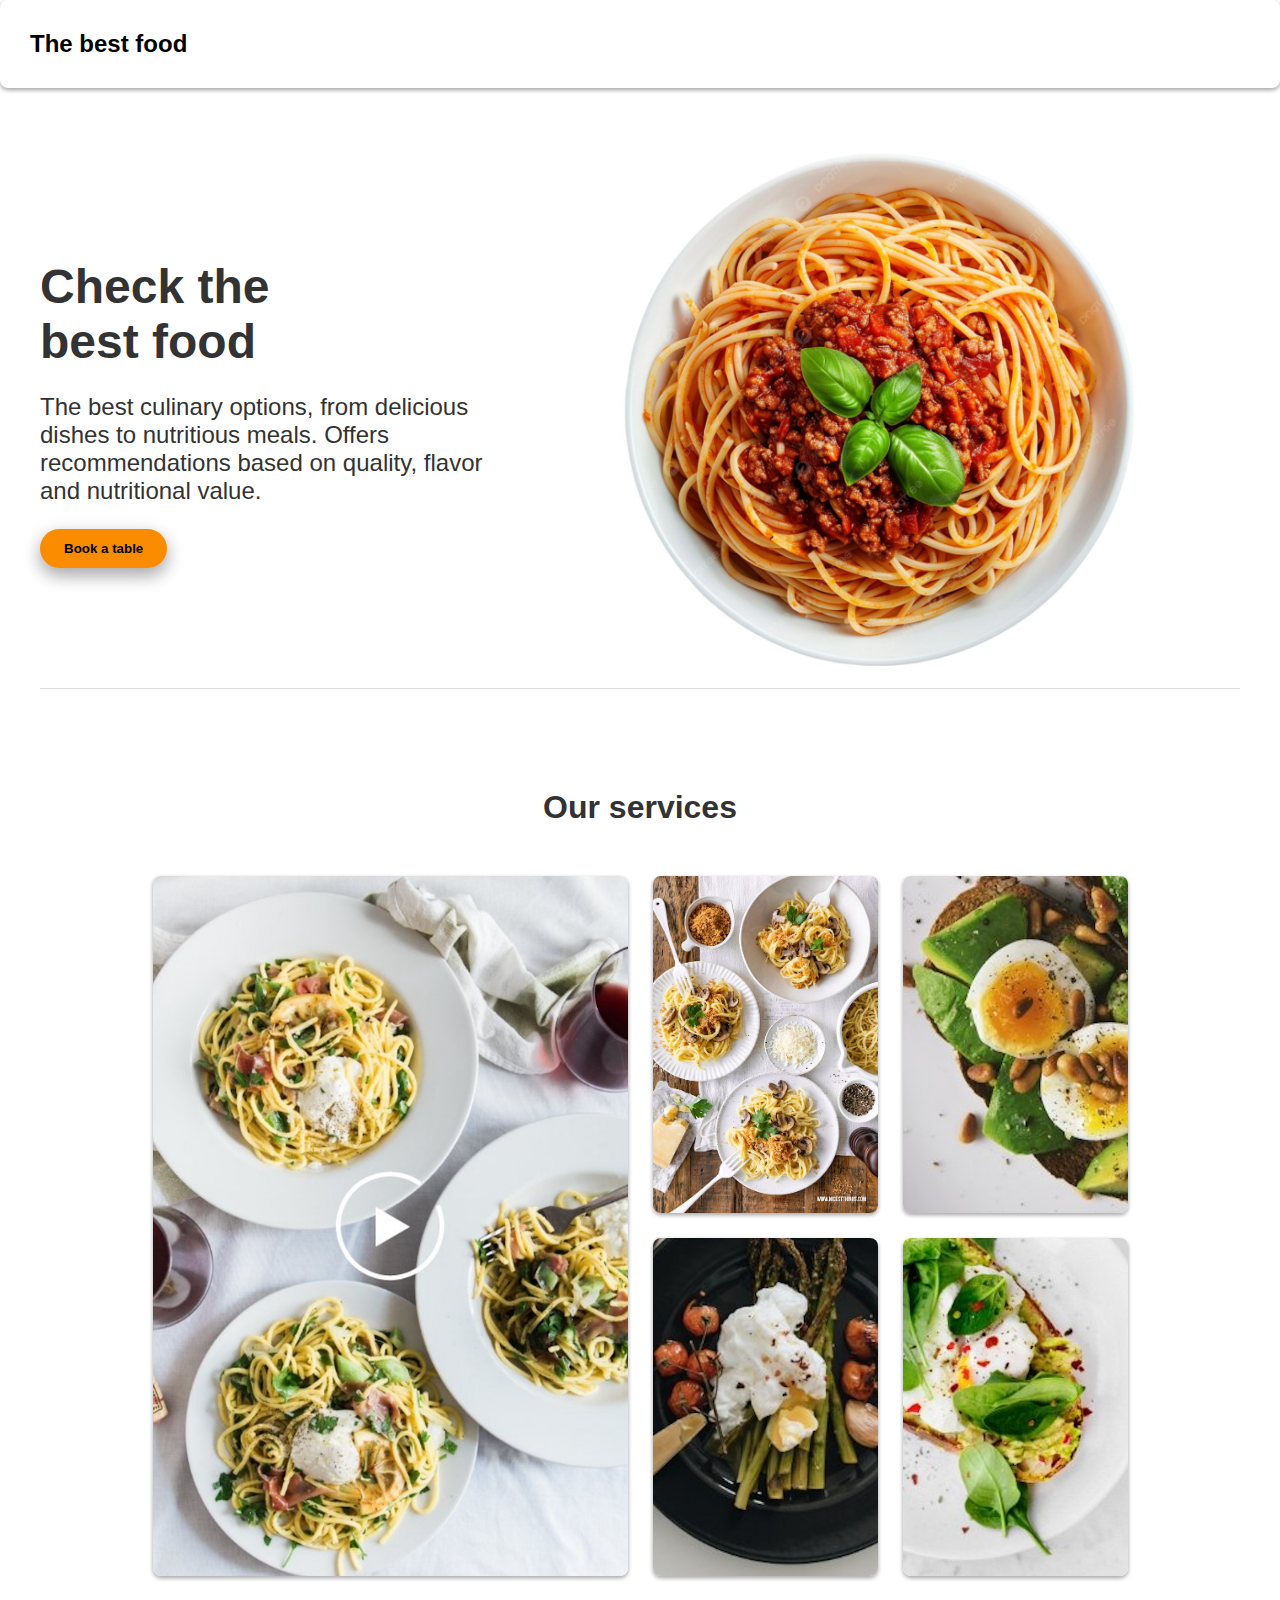
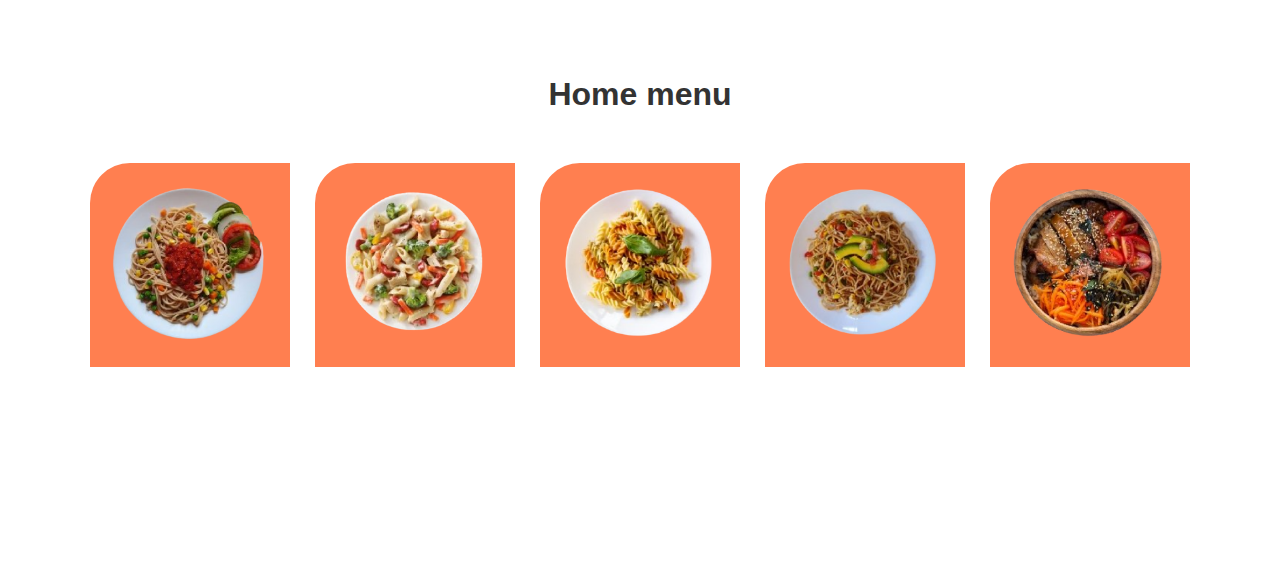
<file: index.html>
<!DOCTYPE html>
<html lang="en">
<head>
    <meta charset="UTF-8">
    <meta name="viewport" content="width=device-width, initial-scale=1.0">
    <title>Document</title>
    <link rel="stylesheet" href="css/style.css">
</head>
<body>
    <nav>
        <div class="nav">
            <h2 class="info-titl">The best food</h2>

        </div>
    </nav>
    <main>
        <section class="hero">
            <div class="info">
                <h1 class="info-title">Check the<br>best food</h1>
                <p class="info-subtitle">The best culinary options, from delicious dishes to nutritious meals. Offers recommendations based on quality, flavor and nutritional value.</p>
                <button class="info-button">Book a table</button>
            </div>
            <img class="hero-img" src="img/1.jpg" alt="Plato de pasta con vegetales">
        </section>
        <section class="dishes">
            <h2 class="dishes-tittle">Our services</h2>
            <div class="dishes-grid">  
                <img class="dishes-item dishes-item_big" src="img/video.png" alt="Una mesa con platos de pastas">
                <img class="dishes-item" src="img/2.jpg" alt="Bowl de vegetales">
                <img class="dishes-item" src="img/dish2.png" alt="Bowl de vegetales">
                <img class="dishes-item" src="img/dish3.png" alt="Bowl de vegetales">
                <img class="dishes-item" src="img/dish4.png" alt="Bowl de vegetales">
            </div>
        </section>
        <section class="menu">
            <h2 class="menu-title">Home menu</h2>
            <div class="menu-grid">
                <div class="menu-grid-item">
                    <img src="img/plate1.png" alt="Plato de pasta con salsa y vegetales">
                </div>
                <div class="menu-grid-item">
                    <img src="img/plate2.png" alt="Plato de pasta con salsa y vegetales">
                </div>
                <div class="menu-grid-item">
                    <img src="img/plate3.png" alt="Plato de pasta con salsa y vegetales">
                </div>
                <div class="menu-grid-item">
                    <img src="img/plate4.png" alt="Plato de pasta con salsa y vegetales">
                </div>
                <div class="menu-grid-item">
                    <img src="img/plate5.png" alt="Plato de pasta con salsa y vegetales">
                </div>
            </div>
        </section>
    </main>
</body>

</html>
</file>
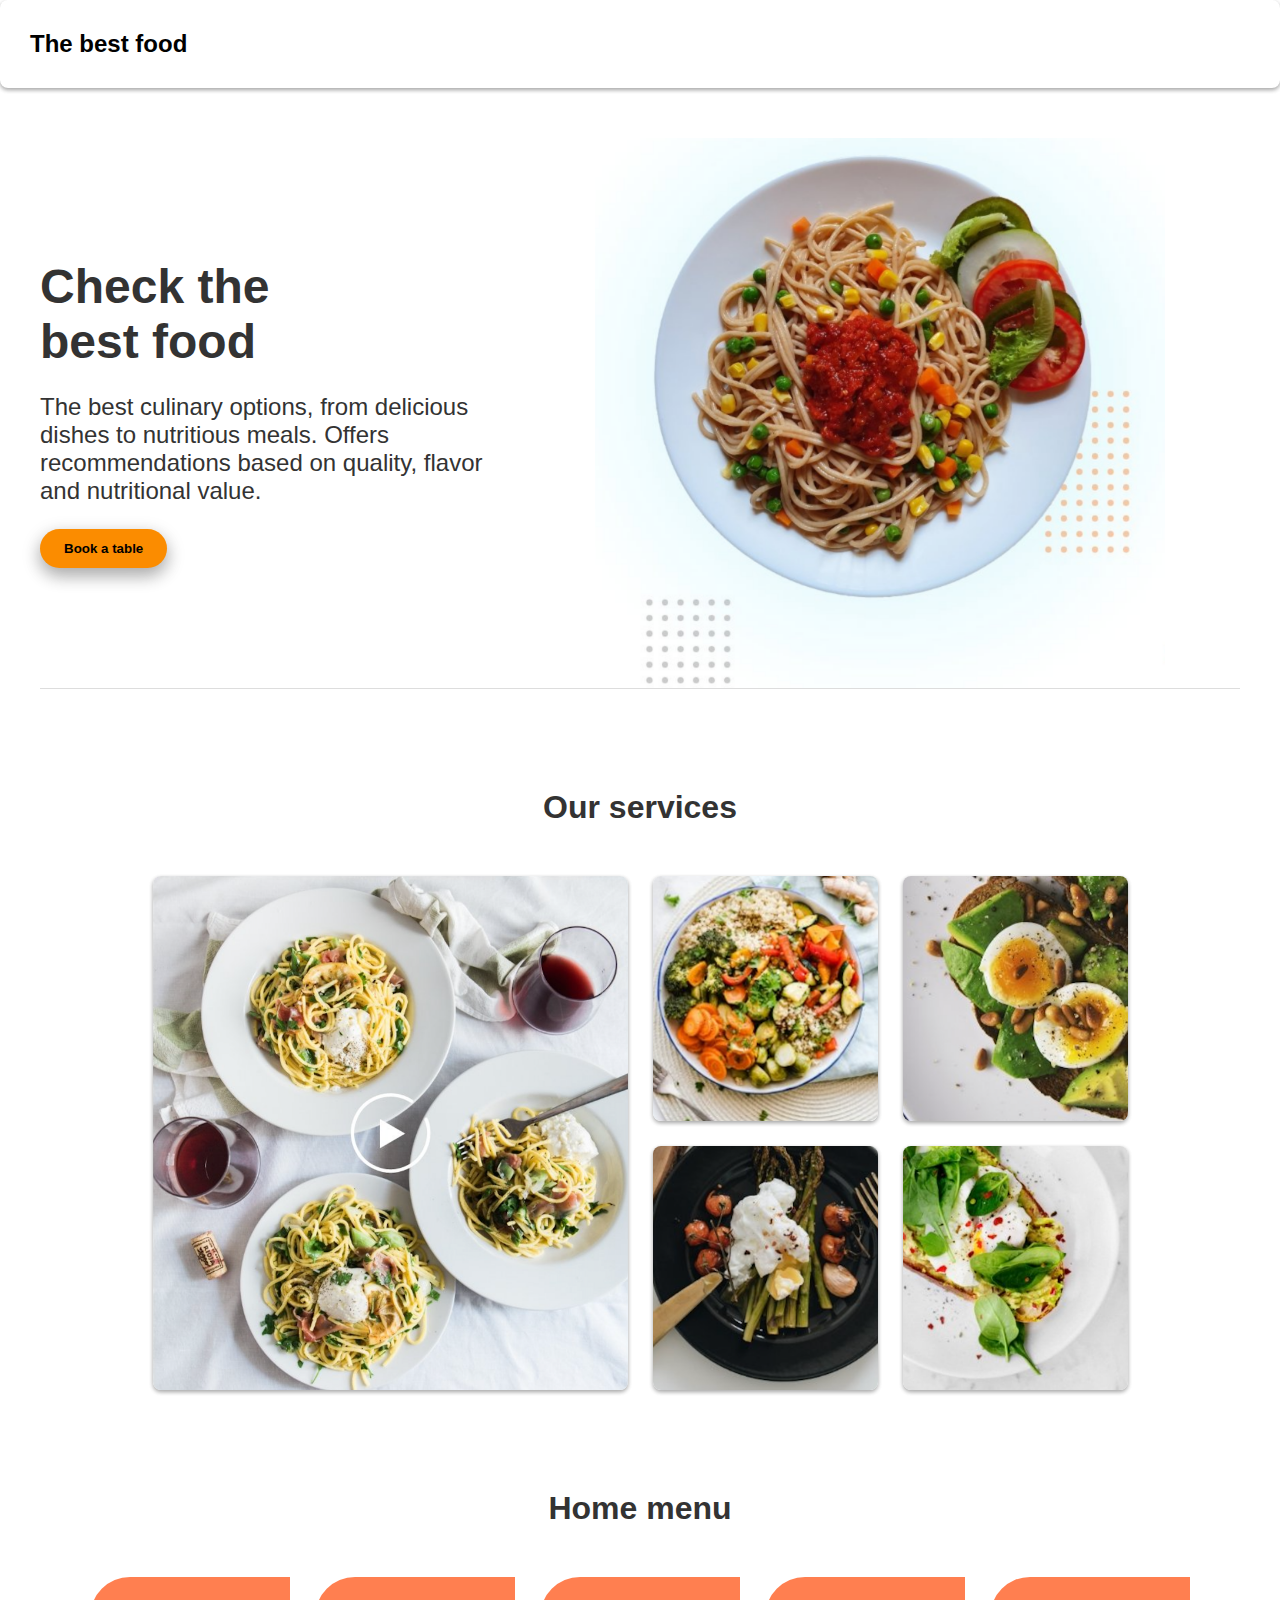
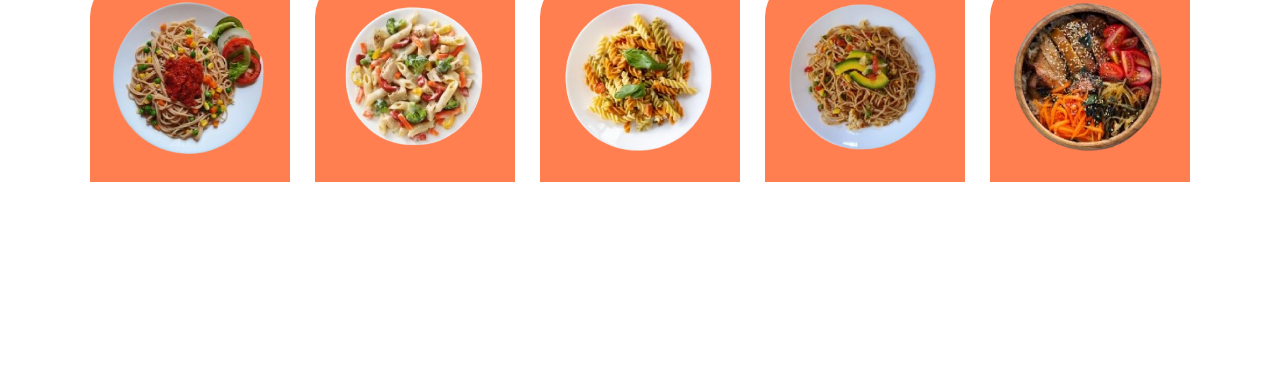
<file: proyecto/index.html>
<!DOCTYPE html>
<html lang="en">
<head>
    <meta charset="UTF-8">
    <meta name="viewport" content="width=device-width, initial-scale=1.0">
    <title>Document</title>
    <link rel="stylesheet" href="css/style.css">
</head>
<body>
    <nav>
        <div class="nav">
            <p><h2 class="info-titl">The best food</h2></p>

        </div>
    </nav>
    <main>
        <section class="hero">
            <div class="info">
                <h1 class="info-title">Check the<br>best food</h1>
                <p class="info-subtitle">The best culinary options, from delicious dishes to nutritious meals. Offers recommendations based on quality, flavor and nutritional value.</p>
                <button class="info-button">Book a table</button>
            </div>
            <img class="hero-img" src="img/hero.png" alt="Plato de pasta con vegetales">
        </section>
        <section class="dishes">
            <h2 class="dishes-tittle">Our services</h2>
            <div class="dishes-grid">  
                <img class="dishes-item dishes-item_big" src="img/video.png" alt="Una mesa con platos de pastas">
                <img class="dishes-item" src="img/dish1.png" alt="Bowl de vegetales">
                <img class="dishes-item" src="img/dish2.png" alt="Bowl de vegetales">
                <img class="dishes-item" src="img/dish3.png" alt="Bowl de vegetales">
                <img class="dishes-item" src="img/dish4.png" alt="Bowl de vegetales">
            </div>
        </section>
        <section class="menu">
            <h2 class="menu-title">Home menu</h2>
            <div class="menu-grid">
                <div class="menu-grid-item">
                    <img src="img/plate1.png" alt="Plato de pasta con salsa y vegetales">
                </div>
                <div class="menu-grid-item">
                    <img src="img/plate2.png" alt="Plato de pasta con salsa y vegetales">
                </div>
                <div class="menu-grid-item">
                    <img src="img/plate3.png" alt="Plato de pasta con salsa y vegetales">
                </div>
                <div class="menu-grid-item">
                    <img src="img/plate4.png" alt="Plato de pasta con salsa y vegetales">
                </div>
                <div class="menu-grid-item">
                    <img src="img/plate5.png" alt="Plato de pasta con salsa y vegetales">
                </div>
            </div>
        </section>
    </main>
</body>
</html>
</file>
<file: css/style.css>
*{
    font-family: 'Roboto', sans-serif;
    margin: 0;
    padding: 0; 
    
}
 nav{
    width: auto;
    display: flex;
    padding: 30px;
    border-radius: 8px;
    box-shadow: 0 2px 4px 0 rgba(0, 0, 0, 0.2), 0 2px 4px 0 rgba(0, 0, 0, 0.19);
 }

main{
    max-width: 1200px; /* este numero siempre lo va mantener centrado y responsive*/
    margin: 50px auto;
}

.info{ 
    align-self: center; 
} 
.info-title{
    color: #333;
    font-size: 3rem;
    font-weight: bolder;
    margin-bottom: 24px;
}
.info-subtitle{
    color: #333;
    font-size: 1.5rem;
    margin-bottom: 24px;
}
.info-button{
    border: none;
    border-radius: 20px;
    background-color: #fb8c00;
    font-weight: bolder;
    padding: 12px 24px;
    cursor: pointer;
    box-shadow: 0 8px 16px 0 rgba(0, 0, 0, 0.2), 0 6px 20px 0 rgba(0, 0, 0, 0.19);
    &:hover{
        transform: scale(1.1);
    }
}
.hero{
    display: grid;
    /* grid-template-columns: 2fr 3fr; fr */
    grid-template-columns: minmax(300px, 2fr) 3fr;
    /* max-height: 400px; */
    grid-template-rows: 550px;
    border-bottom: 1px solid #ddd;
    /* background-color: yellowgreen; */
}
.hero-img{
    width: 100%;
    height: 100%;
    object-fit: contain;
    border-radius: 8px;
    /* box-shadow: 0 2px 4px 0 rgba(0, 0, 0, 0.2), 0 2px 4px 0 rgba(0, 0, 0, 0.19); */

}
.dishes{
    margin: 100px 0;
}
.dishes-tittle{
    color: #333;
    font-weight: bold;
    text-align: center;
    margin-bottom: 50px;
    font-size: 2rem;
}
.dishes-grid{
    display: grid;
    grid-template-columns: repeat(auto-fit, minmax(225px, 200px)); /*auto fit sr en carga de que la imagen desaparesca*/
    grid-auto-rows: 1fr;
    gap: 25px;
    justify-content: center;
}

.dishes-item{
    width: 100%;
    height: 100%;
    object-fit: cover;
    border-radius: 8px;
    box-shadow: 0 2px 4px 0 rgba(0, 0, 0, 0.2), 0 2px 4px 0 rgba(0, 0, 0, 0.19);
}
.dishes-item_big{
    grid-area: 1 / 1 / 3 / 3;
}
.menu {
    margin-bottom: 200px;
}
.menu-title {
    font-size: 2rem;
    color: #333;
    font-weight: bolder;
    text-align: center;
    margin-bottom: 50px;
}
.menu-grid {
    display: grid;
    gap: 25px;
    justify-content: center;
    grid-template-columns: repeat(auto-fit, minmax(75px, 200px));
}
.menu-grid-item {
    background-color: coral;
    padding: 15px;
    border-top-left-radius: 40px;
}

.menu-grid-item img{
    width: 100%;
    height: 100%;
    object-fit: contain;
}

@media screen and (max-width: 768px){
    .hero{
        grid-template-columns: minmax(300px, 500px);
        justify-content: center;
        margin: 100px;
    }
   
    .dishes-grid{
        grid-template-columns: repeat(auto-fit, minmax(75px, 100px));
    }

}
</file>
<file: proyecto/css/style.css>
*{
    font-family: 'Roboto', sans-serif;
    margin: 0;
    padding: 0; 
    
}
 nav{
    width: auto;
    display: flex;
    padding: 30px;
    border-radius: 8px;
    box-shadow: 0 2px 4px 0 rgba(0, 0, 0, 0.2), 0 2px 4px 0 rgba(0, 0, 0, 0.19);
 }

main{
    max-width: 1200px; /* este numero siempre lo va mantener centrado y responsive*/
    margin: 50px auto;
}

.info{ 
    align-self: center; 
} 
.info-title{
    color: #333;
    font-size: 3rem;
    font-weight: bolder;
    margin-bottom: 24px;
}
.info-subtitle{
    color: #333;
    font-size: 1.5rem;
    margin-bottom: 24px;
}
.info-button{
    border: none;
    border-radius: 20px;
    background-color: #fb8c00;
    font-weight: bolder;
    padding: 12px 24px;
    cursor: pointer;
    box-shadow: 0 8px 16px 0 rgba(0, 0, 0, 0.2), 0 6px 20px 0 rgba(0, 0, 0, 0.19);
    &:hover{
        transform: scale(1.1);
    }
}
.hero{
    display: grid;
    /* grid-template-columns: 2fr 3fr; fr */
    grid-template-columns: minmax(300px, 2fr) 3fr;
    /* max-height: 400px; */
    grid-template-rows: 550px;
    border-bottom: 1px solid #ddd;
    /* background-color: yellowgreen; */
}
.hero-img{
    width: 100%;
    height: 100%;
    object-fit: contain;
    border-radius: 8px;
    /* box-shadow: 0 2px 4px 0 rgba(0, 0, 0, 0.2), 0 2px 4px 0 rgba(0, 0, 0, 0.19); */

}
.dishes{
    margin: 100px 0;
}
.dishes-tittle{
    color: #333;
    font-weight: bold;
    text-align: center;
    margin-bottom: 50px;
    font-size: 2rem;
}
.dishes-grid{
    display: grid;
    grid-template-columns: repeat(auto-fit, minmax(225px, 200px)); /*auto fit sr en carga de que la imagen desaparesca*/
    grid-auto-rows: 1fr;
    gap: 25px;
    justify-content: center;
}

.dishes-item{
    width: 100%;
    height: 100%;
    object-fit: cover;
    border-radius: 8px;
    box-shadow: 0 2px 4px 0 rgba(0, 0, 0, 0.2), 0 2px 4px 0 rgba(0, 0, 0, 0.19);
}
.dishes-item_big{
    grid-area: 1 / 1 / 3 / 3;
}
.menu {
    margin-bottom: 200px;
}
.menu-title {
    font-size: 2rem;
    color: #333;
    font-weight: bolder;
    text-align: center;
    margin-bottom: 50px;
}
.menu-grid {
    display: grid;
    gap: 25px;
    justify-content: center;
    grid-template-columns: repeat(auto-fit, minmax(75px, 200px));
}
.menu-grid-item {
    background-color: coral;
    padding: 15px;
    border-top-left-radius: 40px;
}

.menu-grid-item img{
    width: 100%;
    height: 100%;
    object-fit: contain;
}

@media screen and (max-width: 768px){
    .hero{
        grid-template-columns: minmax(300px, 500px);
        justify-content: center;
    }
    .hero-img{
        display: none; /* desaparecr la imagen cuando se vuelve responsive */
    }
    .dishes-grid{
        grid-template-columns: repeat(auto-fit, minmax(75px, 100px));
    }

}
</file>
